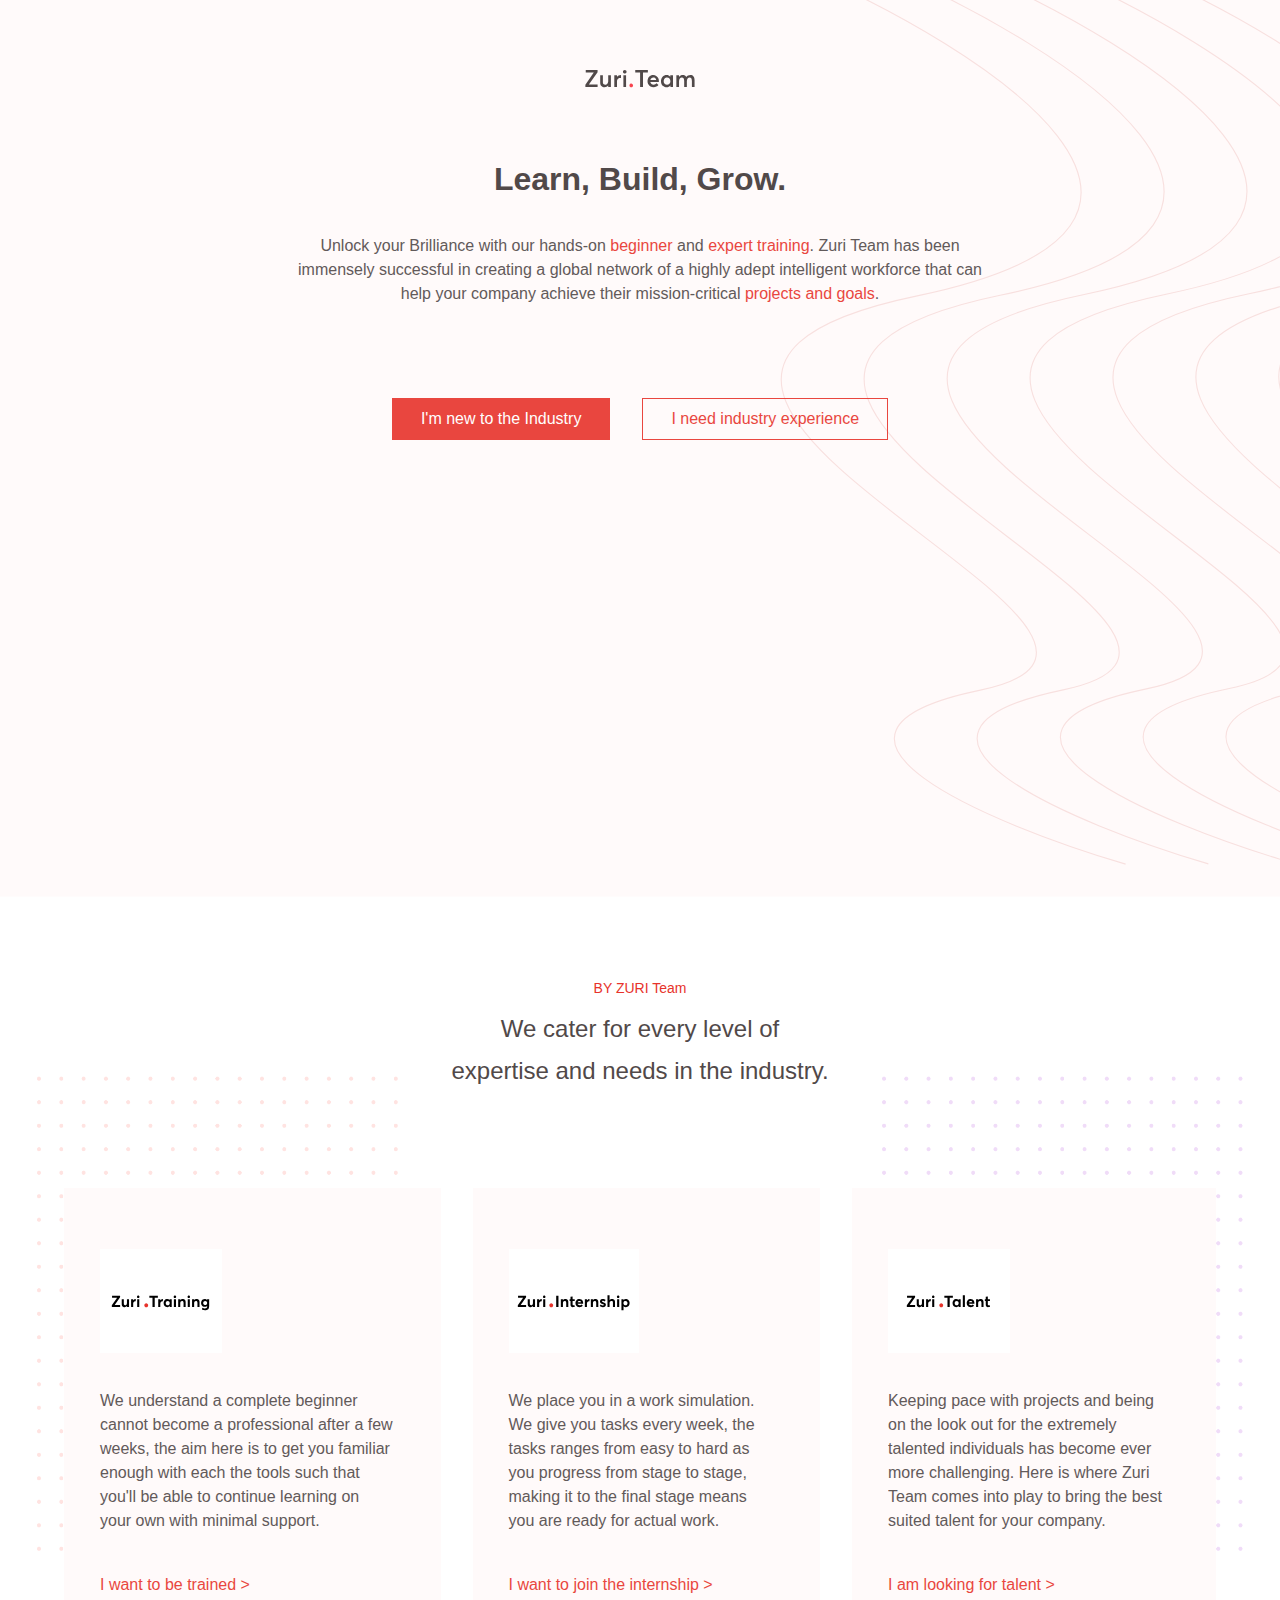
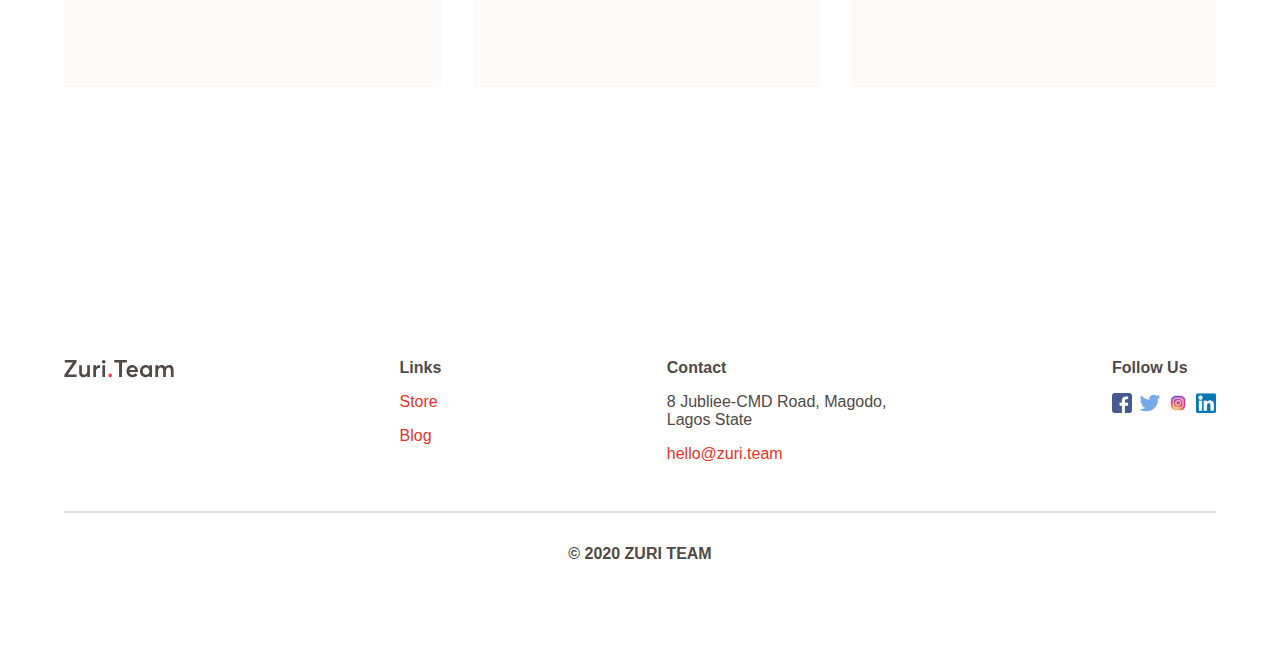
<file: index.html>
<!DOCTYPE html>
<html lang="en">
    <head>
        <meta charset="UTF-8" />
        <meta http-equiv="X-UA-Compatible" content="IE=edge" />
        <meta name="viewport" content="width=device-width, initial-scale=1.0" />

        <meta
            name="description"
            content="Unlock your Brilliance with our hands-on training. Recruit from our global network of a highly adept intelligent workforce. Learn to code and teach others. Get a job as a coder / programmer"
        />
        <meta name="”robots”" content="index, follow" />

        <title>Zuri | Learn, Build, Grow.</title>

        <link rel="stylesheet" href="./css/index.css" />
    </head>
    <body>
        <main>
            <section class="hero">
                <header class="hero__header">
                    <img
                        class="hero__img"
                        src="./assets/images/landing/zuri-logo-full.svg"
                        alt="Zuri logo"
                    />
                    <h1 class="hero__heading">Learn, Build, Grow.</h1>
                </header>
                <div class="hero__content">
                    <p class="hero__text">
                        Unlock your Brilliance with our hands-on
                        <a class="link" href="https://training.zuri.team"
                            >beginner</a
                        >
                        and
                        <a class="link" href="https://internship.zuri.team"
                            >expert training</a
                        >. Zuri Team has been immensely successful in creating a
                        global network of a highly adept intelligent workforce
                        that can help your company achieve their
                        mission-critical
                        <a class="link" href="https://talent.zuri.team"
                            >projects and goals</a
                        >.
                    </p>
                    <div class="hero__btns">
                        <a
                            class="hero__btn hero__btn--1"
                            href="https://training.zuri.team/"
                            >I'm new to the Industry</a
                        >
                        <a
                            class="hero__btn hero__btn--2"
                            href="https://talent.zuri.team/"
                            >I need industry experience</a
                        >
                    </div>
                </div>
            </section>
            <section class="programs">
                <header class="programs__header">
                    <h2 class="programs__heading">BY ZURI Team</h2>
                    <p class="programs__slogan">
                        We cater for every level of <br />
                        expertise and needs in the industry.
                    </p>
                </header>
                <div class="programs__list">
                    <article class="program">
                        <figure>
                            <img
                                src="./assets/images/landing/zuri-training-img.svg"
                                alt="Zuri training logo"
                            />
                            <figcaption class="program__caption">
                                <h3 class="program__heading">
                                    <a
                                        class="link"
                                        href="https://training.zuri.team/"
                                        >I want to be trained &gt;</a
                                    >
                                </h3>
                                <p class="program__text">
                                    We understand a complete beginner cannot
                                    become a professional after a few weeks, the
                                    aim here is to get you familiar enough with
                                    each the tools such that you'll be able to
                                    continue learning on your own with minimal
                                    support.
                                </p>
                            </figcaption>
                        </figure>
                    </article>
                    <article class="program">
                        <figure>
                            <img
                                src="./assets/images/landing/zuri-internship-img.svg"
                                alt="Zuri internship logo"
                            />
                            <figcaption class="program__caption">
                                <h3 class="program__heading">
                                    <a
                                        class="link"
                                        href="https://internship.zuri.team/"
                                        >I want to join the internship &gt;</a
                                    >
                                </h3>
                                <p class="program__text">
                                    We place you in a work simulation. We give
                                    you tasks every week, the tasks ranges from
                                    easy to hard as you progress from stage to
                                    stage, making it to the final stage means
                                    you are ready for actual work.
                                </p>
                            </figcaption>
                        </figure>
                    </article>
                    <article class="program">
                        <figure>
                            <img
                                src="./assets/images/landing/zuri-talent-img.svg"
                                alt="Zuri talent logo"
                            />
                            <figcaption class="program__caption">
                                <h3 class="program__heading">
                                    <a
                                        class="link"
                                        href="https://talent.zuri.team/"
                                        >I am looking for talent &gt;</a
                                    >
                                </h3>
                                <p class="program__text">
                                    Keeping pace with projects and being on the
                                    look out for the extremely talented
                                    individuals has become ever more
                                    challenging. Here is where Zuri Team comes
                                    into play to bring the best suited talent
                                    for your company.
                                </p>
                            </figcaption>
                        </figure>
                    </article>
                </div>
            </section>
        </main>
        <footer class="footer">
            <div class="footer__top">
                <div>
                    <img
                        src="./assets/images/landing/zuri-logo-full.svg"
                        alt="Zuri logo"
                    />
                </div>

                <nav>
                    <h3 class="footer__heading">Links</h3>
                    <ul class="footer__links">
                        <li>
                            <a
                                class="link"
                                href="https://flutterwave.com/store/zuriteam"
                                >Store</a
                            >
                        </li>
                        <li>
                            <a class="link" href="https://blog.zuri.team"
                                >Blog</a
                            >
                        </li>
                    </ul>
                </nav>
                <section>
                    <h3 class="footer__heading">Contact</h3>
                    <address class="footer__address">
                        8 Jubliee-CMD Road, Magodo, <br />
                        Lagos State <br />
                        <a class="footer__email link" href="mailto:hello@zuri.team"
                            >hello@zuri.team</a
                        >
                    </address>
                </section>
                <nav>
                    <h3 class="footer__heading">Follow Us</h3>
                    <ul class="footer__socials">
                        <li>
                            <a
                                href="https://web.facebook.com/thezuriteam"
                                target="_blank"
                                title="Facebook"
                            >
                                <img class="social__img" src="./assets/images/landing/fb.png" alt="Facebook logo" />
                            </a>
                        </li>
                        <li>
                            <a
                                href="https://twitter.com/theZuriTeam"
                                target="_blank"
                                title="Twitter"
                            >
                                <img class="social__img" src="./assets/images/landing/twitter.png" alt="Twitter logo" />
                            </a>
                        </li>
                        <li>
                            <a
                                href="https://www.instagram.com/thezuriteam/"
                                target="_blank"
                                title="Instagram"
                            >
                                <img class="social__img" src="./assets/images/landing/IG.png" alt="Instagram logo" />
                            </a>
                        </li>
                        <li>
                            <a href="#" target="_blank" title="LinkedIn">
                                <img class="social__img" src="./assets/images/landing/in.png" alt="LinkedIn logo" />
                            </a>
                        </li>
                    </ul>
                </nav>
            </div>
            <hr class="footer__hr" />
            <p class="footer__copyright">© 2020 ZURI TEAM</p>
        </footer>
    </body>
</html>
</file>
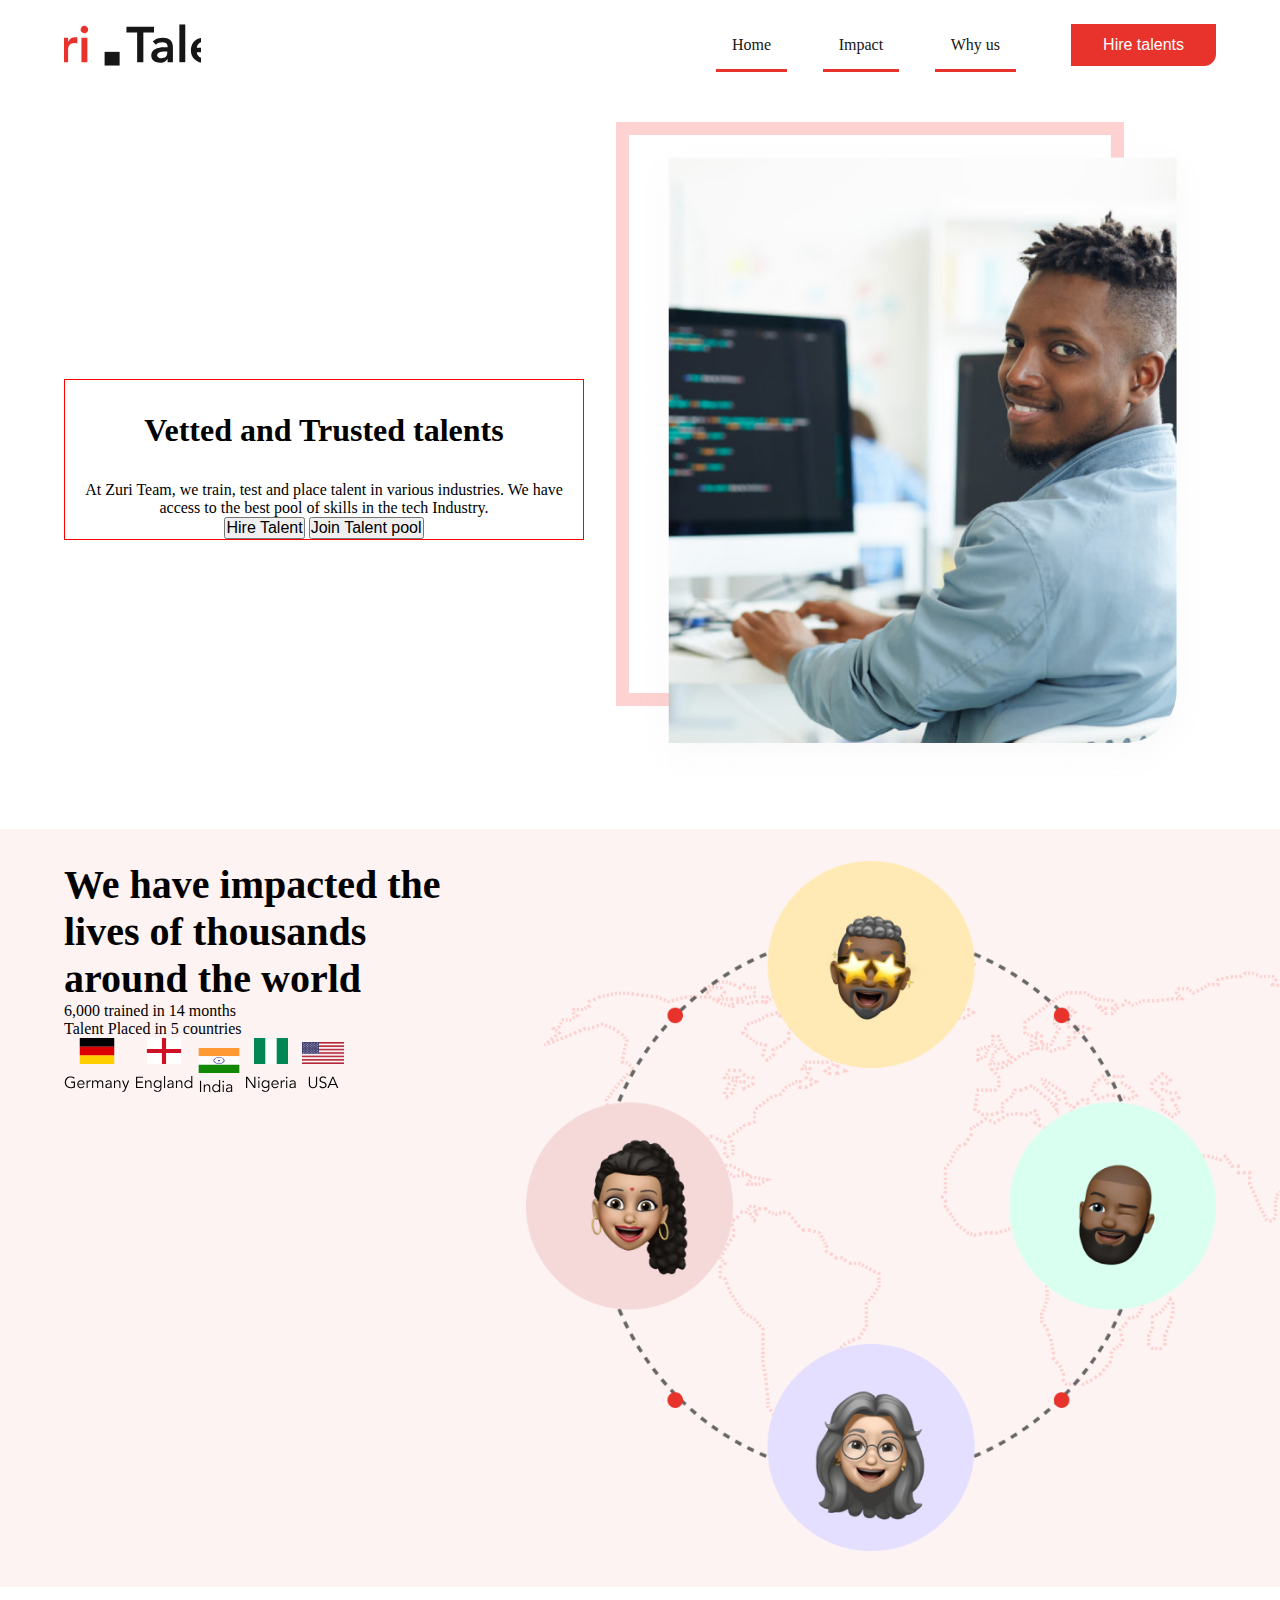
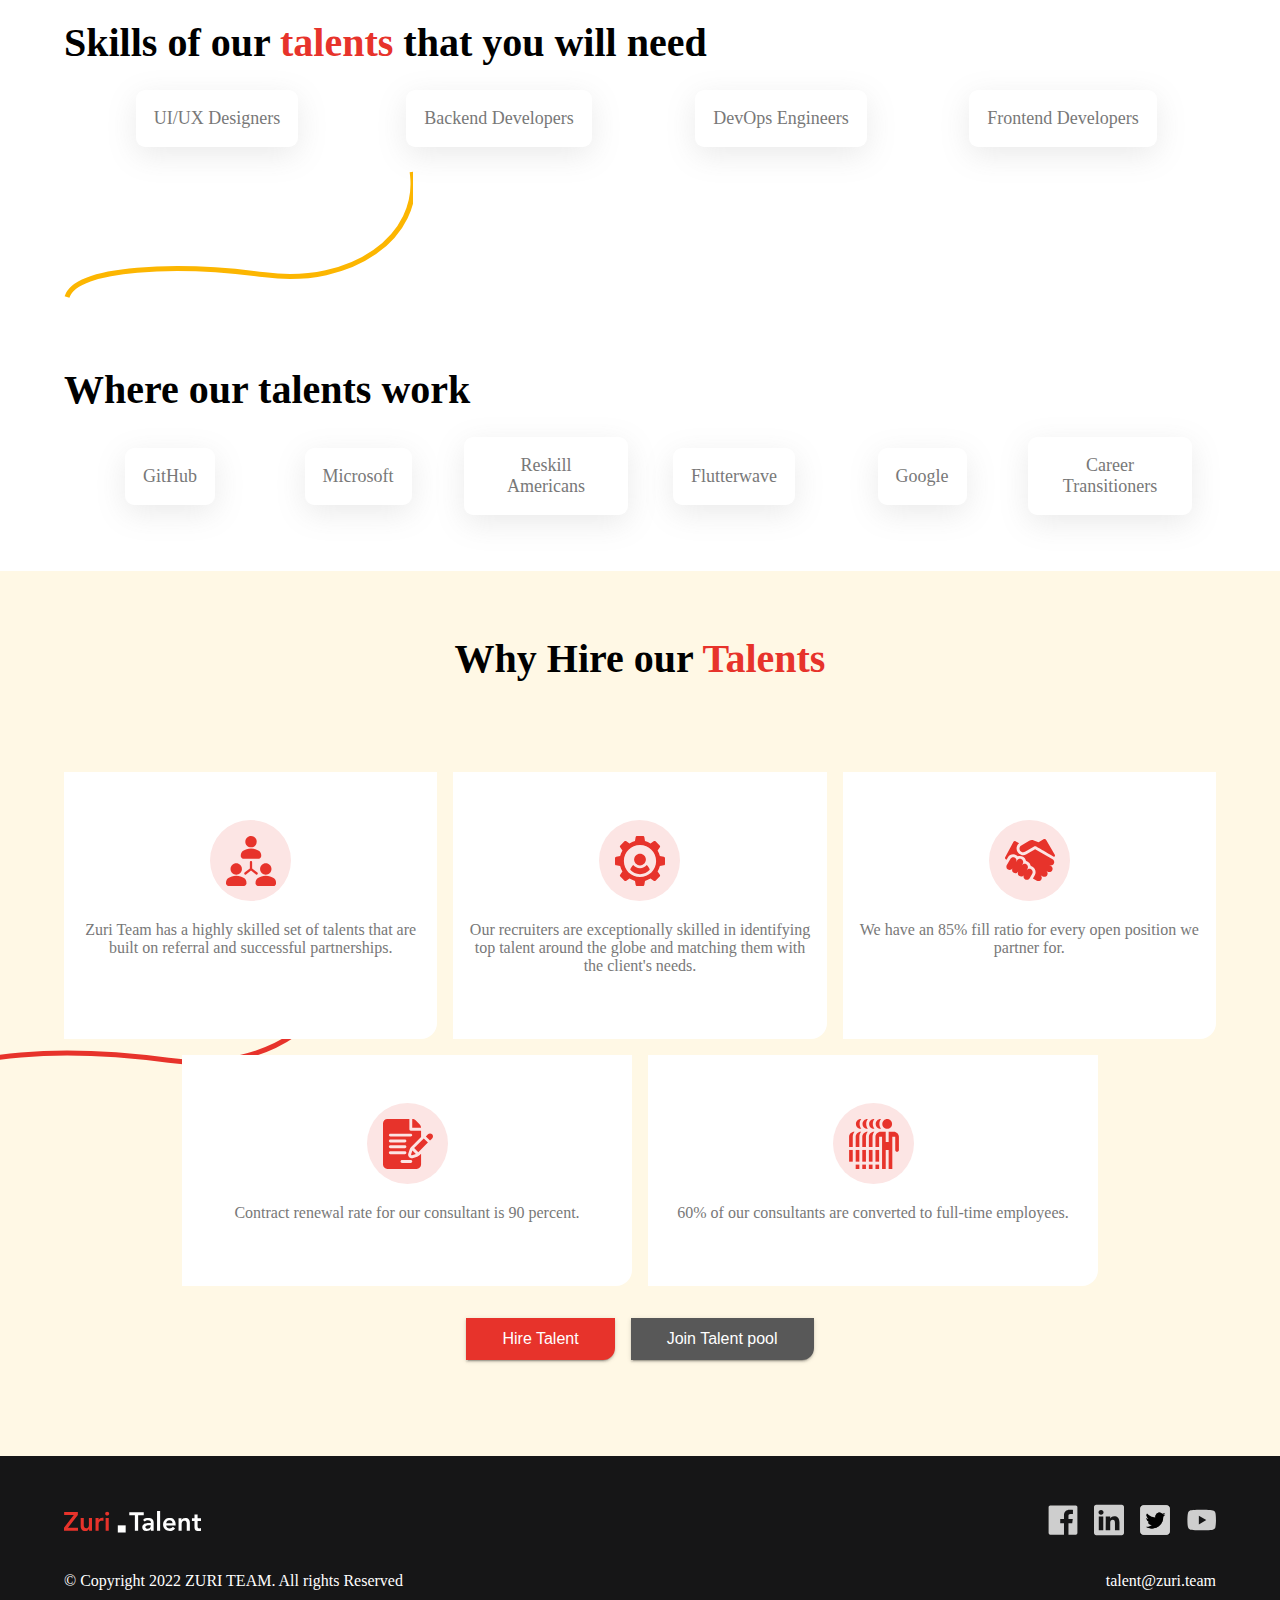
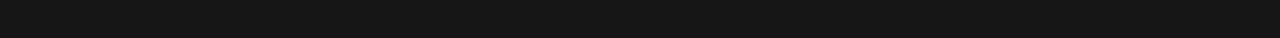
<file: talent.html>
<!DOCTYPE html>
<html lang="en">
    <head>
        <meta charset="UTF-8" />
        <meta http-equiv="X-UA-Compatible" content="IE=edge" />
        <meta name="viewport" content="width=device-width, initial-scale=1.0" />
        <title>Zuri</title>

        <link rel="stylesheet" href="./css/talent.css" />
    </head>
    <body>
        <header class="nav">
            <img
                src="./assets/images/talent/logo2.svg"
                alt="Zuri talent logo"
            />
            <div class="nav__right">
                <nav class="nav__menu">
                    <ul class="nav__list">
                        <li>
                            <a class="nav__link" href="https://talent.zuri.team"
                                >Home</a
                            >
                        </li>
                        <li>
                            <a
                                class="nav__link"
                                href="https://talent.zuri.team#section-2"
                                >Impact</a
                            >
                        </li>
                        <li>
                            <a
                                class="nav__link"
                                href="https://talent.zuri.team#section-3"
                                >Why us</a
                            >
                        </li>
                    </ul>
                </nav>
                <button class="nav__btn">Hire talents</button>
            </div>
        </header>
        <main>
            <section class="hero">
                <figure class="hero__fig">
                    <div class="hero__img-c">
                        <img src="./assets/images/talent/section1.png" alt="" />
                    </div>
                    <figcaption class="hero__figc">
                        <h1 class="hero__heading">
                            Vetted and Trusted <span>talents</span>
                        </h1>
                        <p>
                            At Zuri Team, we train, test and place talent in
                            various industries. We have access to the best pool
                            of skills in the tech Industry.
                        </p>
                        <div>
                            <button>Hire Talent</button>
                            <button>Join Talent pool</button>
                        </div>
                    </figcaption>
                </figure>
            </section>
            <section class="impact">
                <figure class="impact__fig">
                    <div class="impact__img-c">
                        <img class="impact__img" src="./assets/images/talent/section2.png" alt="" />
                    </div>
                    <figcaption>
                        <h2>
                            We have impacted the lives of thousands around the
                            world
                        </h2>
                        <p>6,000 trained in 14 months</p>
                        <p>Talent Placed in 5 countries</p>

                        <div>
                            <img
                                src="./assets/images/talent/GER.svg"
                                alt="German flag"
                            />
                            <img
                                src="./assets/images/talent/ENG.svg"
                                alt="English flag"
                            />
                            <img
                                src="./assets/images/talent/ind.svg"
                                alt="Indian flag"
                            />
                            <img
                                src="./assets/images/talent/NIG.svg"
                                alt="Nigerian flag"
                            />
                            <img
                                src="./assets/images/talent/ussa.svg"
                                alt="American flag"
                            />
                        </div>
                    </figcaption>
                </figure>
            </section>
            <section class="roles">
                <h2 class="roles__heading">
                    Skills of our <span>talents</span> that you will need
                </h2>
                <ul class="role__list">
                    <li class="role">UI/UX Designers</li>
                    <li class="role">Backend Developers</li>
                    <li class="role">DevOps Engineers</li>
                    <li class="role">Frontend Developers</li>
                </ul>
                <img src="./assets/images/talent/line1.svg" alt="" />
            </section>
            <section class="companies">
                <h2 class="companies__heading">Where our talents work</h2>
                <ul class="company__list">
                    <li class="company">GitHub</li>
                    <li class="company">Microsoft</li>
                    <li class="company">Reskill Americans</li>
                    <li class="company">Flutterwave</li>
                    <li class="company">Google</li>
                    <li class="company">Career Transitioners</li>
                </ul>
            </section>
            <section class="hire">
                <h2 class="hire__heading">Why Hire our <span>Talents</span></h2>
                <ul class="hire__list">
                    <li class="hire__item">
                        <figure>
                            <img
                                src="./assets/images/talent/people.svg"
                                alt=""
                            />
                            <figcaption class="hire__figc">
                                Zuri Team has a highly skilled set of talents
                                that are built on referral and successful
                                partnerships.
                            </figcaption>
                        </figure>
                    </li>
                    <li class="hire__item">
                        <figure>
                            <img src="./assets/images/talent/mech.svg" alt="" />
                            <figcaption class="hire__figc">
                                Our recruiters are exceptionally skilled in
                                identifying top talent around the globe and
                                matching them with the client's needs.
                            </figcaption>
                        </figure>
                    </li>
                    <li class="hire__item">
                        <figure>
                            <img src="./assets/images/talent/hand.svg" alt="" />
                            <figcaption class="hire__figc">
                                We have an 85% fill ratio for every open
                                position we partner for.
                            </figcaption>
                        </figure>
                    </li>
                    <li class="hire__item">
                        <figure>
                            <img
                                src="./assets/images/talent/write.svg"
                                alt=""
                            />
                            <figcaption class="hire__figc">
                                Contract renewal rate for our consultant is 90
                                percent.
                            </figcaption>
                        </figure>
                    </li>
                    <li class="hire__item">
                        <figure>
                            <img src="./assets/images/talent/many.svg" alt="" />
                            <figcaption class="hire__figc">
                                60% of our consultants are converted to
                                full-time employees.
                            </figcaption>
                        </figure>
                    </li>
                </ul>
                <div class="talent-btns">
                    <button class="hire-talent">Hire Talent</button>
                    <button class="join-talent">Join Talent pool</button>
                </div>
            </section>
        </main>
        <footer class="footer">
            <div class="footer__top">
                <img
                    src="./assets/images/talent/logo.svg"
                    alt="Zuri talent logo"
                />

                <div class="footer__socials">
                    <a
                        href="https://www.facebook.com/thezuriteam/"
                        target="_blank"
                        ><img
                            class="social__img"
                            src="./assets/images/talent/facebook.svg"
                            alt="Facebook logo"
                    /></a>
                    <a
                        href="https://www.linkedin.com/company/zuri-team/"
                        target="_blank"
                        ><img
                            class="social__img"
                            src="./assets/images/talent/linkd.svg"
                            alt="LinkedIn logo"
                    /></a>
                    <a href="https://twitter.com/thezuriteam/" target="_blank"
                        ><img
                            class="social__img"
                            src="./assets/images/talent/twit.png"
                            alt="Twitter logo"
                    /></a>
                    <a
                        href="https://www.youtube.com/thezuriteam/"
                        target="_blank"
                        ><img
                            class="social__img"
                            src="./assets/images/talent/youtube.svg"
                            alt="Youtube logo"
                    /></a>
                </div>
            </div>
            <div class="footer__bottom">
                <p class="footer__copyright">
                    © Copyright 2022 ZURI TEAM. All rights Reserved
                </p>
                <hr class="footer__hr" />
                <a class="footer__email" href="mailto:talent@zuri.team"
                    >talent@zuri.team</a
                >
            </div>
        </footer>
    </body>
</html>
</file>
<file: css/index.css>
@font-face {
    font-family: Averta;
    src: url(https://res.cloudinary.com/dafsch2zs/raw/upload/v1596618987/Zuri%20Landing/AvertaDemoPECuttedDemo-Regular_dghpn7.otf);
}

:root {
    --font-size: 16/* px */;

    --gray: #514949;
    --dark-gray: #212529;
    --white: #FFF;
    --red: #E7332B;
}

* {
    box-sizing: border-box;
    font-family: 'Averta', sans-serif;;
    margin: 0;
    padding: 0;
}

body {
    color: var(--gray);
}

ul {
    list-style: none;
}

a {
    text-decoration: none;
}

img {
    height: auto;
    max-width: 100%;
    object-fit: cover;
}

/* General classes */
.link {
    color: var(--red);
}

/* Hero */
.hero {
    background: url('../assets/images/landing/hero-bg.svg') no-repeat;
    background-size: cover;

    min-height: 100vh;
    padding: 0 5%;

    display: flex;
    flex-direction: column;
    align-items: center;
}

.hero__img {
    margin: calc(69 / var(--font-size) * 1rem) 0;
}

.hero__header {
    text-align: center;
}

.hero__heading {
    font-size: 2rem;
    font-weight: 800;
    margin-bottom: calc(36 / var(--font-size) * 1rem);
}

.hero__content {
    max-width: 700px;
    opacity: 0.9;
    text-align: center;
}

.hero__text {
    line-height: calc(24 / var(--font-size));
}

.hero__btns {
    display: flex;
    flex-wrap: wrap;
    justify-content: center;
    gap: 2em;
    
    margin-top: calc(92 / var(--font-size) * 1rem);

}

.hero__btn {
    border: 1px solid var(--red);
    color: var(--red);
    padding: calc(11 / var(--font-size) * 1rem) calc(28 / var(--font-size) * 1rem);
}

.hero__btn--1,
.hero__btn--2:hover {
    background: var(--red);
    color: var(--white);
}

.hero__btn--1:hover {
    background: var(--white);
    color: var(--red);
}

/* Programs */
.programs {
    padding: 5em 5%;

}

.programs__header {
    text-align: center;
}

.programs__heading {
    color: var(--red);
    font-size: .875rem;
    font-weight: 500;
}

.programs__slogan {
    color: #514949;
    font-size: 1.5rem;
    line-height: 1.75;

    margin-bottom: 4em;
    margin-top: .5em;
}

.programs__list {
    display: flex;
    flex-direction: column;
    gap: 2em;
    
    margin: 3em auto;
}

.program {
    background-color: #FFFAFA;
    padding: calc(61 / var(--font-size) * 1rem) calc(47 / var(--font-size) * 1rem) calc(82 / var(--font-size) * 1rem) calc(36 / var(--font-size) * 1rem);
    
    max-width: 400px;
}

.program__caption {
    display: flex;
    flex-direction: column-reverse;

    line-height: 1.5;
    opacity: 0.9;
}

.program__heading {
    font-size: 1rem;
    font-weight: 500;
    margin: .5em 0;
}

.program__text {
    margin: 2em 0;
}

/* Footer */
.footer {
    margin: 5em auto 0;
    max-width: 1400px;
    padding: 4em 5%;
}

.footer__top {
    display: flex;
    flex-direction: column;
    align-items: center;
    gap: 1.25em;

    margin-bottom: 2em;    
    text-align: center;
}

.footer__heading {
    font-size: 1.5rem;

    margin-bottom: 1em;
}

.footer__links {
    display: flex;
    flex-direction: column;
    gap: 1em;
}

.footer__address {
    font-style: normal;
}

.footer__email {
    display: block;
    margin: 1em 0;
}

.footer__socials {
    display: flex;
    gap: .5em;
}

.social__img {
    width: 20px;
}

.footer__hr {
    border: 0.7px solid #514949;
    opacity: 0.2;
}

.footer__copyright {
    font-weight: bold;
    margin: 2em;
    text-align: center;
}

@media (min-width: 768px) {
    .footer__top {
        flex-direction: row;
        justify-content: space-between;
        align-items: flex-start;

        text-align: left;
    }

    .footer__heading {
        font-size: 1rem;
    }
}

@media (min-width: 992px) {
    .programs__list {
        flex-direction: row;
        justify-content: center;
    }
}

@media (min-width: 1200px) {
    .programs {
        background-image: url('../assets/images/landing/left_bvmv7q.png'), url('../assets/images/landing/right_yz6hn3.png');
        background-repeat: no-repeat;
        background-size: 375px 475px, 375px 475px;
        background-position: top 40% left 2.5%, top 40% right 2.5%;
    }
}
</file>
<file: css/talent.css>
:root {
    --red: #E7332B;
    --white: #FFFFFF;
}

* {
    box-sizing: border-box;
    margin: 0;
    padding: 0;
}

html {
    font-size: 16px;
    scroll-behavior: smooth;
}

ul {
    list-style: none;
}

a {
    text-decoration: none;
}

button, a {
    font-size: 1rem;
}

img {
    height: auto;
    max-width: 100%;
    object-fit: cover;
}

h2 {
    font-size: 2.5rem;
    font-weight: 800;
}

/* Header nav */
.nav {
    padding: 1.5em 5%;

    display: flex;
    justify-content: space-between;
    gap: 2em;
}

.nav__right {
    flex: 1;
    max-width: 500px;

    display: flex;
    justify-content: flex-end;
    align-items: center;
    gap: 2em;
}

.nav__menu {
    flex: 1;

    display: none;
    max-width: 300px;
}

.nav__list {
    flex: 1;

    display: flex;
    justify-content: space-between;
}

.nav__link {
    color: #161617;
    padding: 1em;

    border-bottom: 3px solid var(--red);
}

.nav__btn {
    background: var(--red);
    color: var(--white);
    cursor: pointer;
    border: none;
    outline: none;
    padding: .75em 2em;

    border-end-end-radius: .75em;
}


/* Hero */
.hero {
    padding: 2em 5%;
}

.hero__fig {
    display: flex;
    flex-direction: column-reverse;
    align-items: center;
    text-align: center;
    gap: 2em;
}

.hero__img-c {
    max-width: 600px;
}

.hero__figc {
    max-width: 600px;
    border: 1px solid red;
}

.hero__heading {
    margin: 1em 0;
}

/* Impact section */
.impact {
    background: url('../assets/images/talent/bgsection2.063bd869082548bafa74.png') no-repeat;
    background-size: cover;

    padding: 2em 5%;
}

.impact__fig {
    display: flex;
    flex-direction: column-reverse;
    gap: 2em;
}

.impact__img-c {

}

.impact__img {
    width: 100%;
}

/* Roles section */
.roles {
    padding: 2em 5%;
}

.roles__heading span {
    color: var(--red);
}

.role__list {
    display: grid;
    grid-template-columns: repeat(auto-fit, minmax(100px, 1fr));
    place-items: center;
    gap: 1.5em;

    margin: 1.5em;
}

.role {
    text-align: center;
    background: var(--white);
    position: relative;

    box-shadow: 0 8px 30px hsla(0,0%,48%,.16);
    border-radius: .5em;
    font-size: 1.125rem;
    color: #787878;
    padding: 1em;
    z-index: 2;
}

/* Companies section */
.companies {
padding: 2em 5%;
}

.company__list {
    display: grid;
    grid-template-columns: repeat(auto-fit, minmax(125px, 1fr));
    place-items: center;
    gap: 1.5em;

    margin: 1.5em;
}

.company {
    text-align: center;
    background: var(--white);
    position: relative;

    box-shadow: 0 8px 30px hsla(0,0%,48%,.16);
    border-radius: .5em;
    font-size: 1.125rem;
    color: #787878;
    padding: 1em;
    z-index: 2;
}

/* Why hire section */
.hire {
    background-color: rgb(255, 248, 229);
    padding: 4em 5%;

    background-image: url('../assets/images/talent/rope.svg');
    background-repeat: no-repeat;
    background-position: left;
}

.hire__heading {
    margin-bottom: 2.25em;
    text-align: center;
}

.hire__heading span {
    color: var(--red);
}

.hire__list {
    display: flex;
    justify-content: center;
    flex-wrap: wrap;
    gap: 1em;
}

.hire__item {
    flex: 350px;
    max-width: 450px;

    background: var(--white);
    color: #787878;
    border-end-end-radius: 1em;
    text-align: center;
    padding: 3em 1em;
}

.hire__item:hover {
    background: #161617;
    color: var(--white);
}

.hire__figc {
    margin: 1em 0;
}

.talent-btns {
    display: flex;
    gap: 1em;
    justify-content: center;
    margin: 2em 0;
}

.hire-talent,
.join-talent {
    box-shadow: rgba(0, 0, 0, 0.2) 0px 3px 1px -2px, rgba(0, 0, 0, 0.14) 0px 2px 2px 0px, rgba(0, 0, 0, 0.12) 0px 1px 5px 0px;
    border: none;
    color: var(--white);
    outline: none;
    border-end-end-radius: .75em;
    padding: .75em 2.25em;
}

.hire-talent {
    background: var(--red);
}

.join-talent {
    background: #585858;
}

/* Footer */
.footer {
    background: #161617;
    padding: 3em 5%;   

    display: flex;
    flex-direction: column;
    gap: 2em;
}

.footer__top {
    display: flex;
    flex-direction: column;
    align-items: center;
    gap: 1.5em;
}

.footer__socials {
    display: flex;
    align-items: center;
    gap: 1em;
}

.social__img {
    width: 30px;
}

.footer__hr {
    border: none;
    height: 1px;
    background: gray;
    width: 100%;
}

.footer__bottom {
    color: var(--white);
    display: flex;
    flex-direction: column-reverse;
    align-items: center;
    gap: 1.5em;

    width: 100%;
}

.footer__email {
    color: inherit;
}

@media (min-width: 600px) {
    .footer__top,
    .footer__bottom {
        flex-direction: row;
        justify-content: space-between;
    }

    .footer__hr {
        display: none;
    }
}


@media (min-width: 890px) {
    .nav__right {
        justify-content: space-between;
    }

    .nav__menu {
        display: flex;
    }
}

@media (min-width: 900px) {
    .impact {
    }

    .impact__fig {
        flex-direction: row-reverse;

    }
}

@media (min-width: 1200px) {
    .hero__fig {
        flex-direction: row-reverse;
        justify-content: space-between;
        align-items: center;
    }
}
</file>
